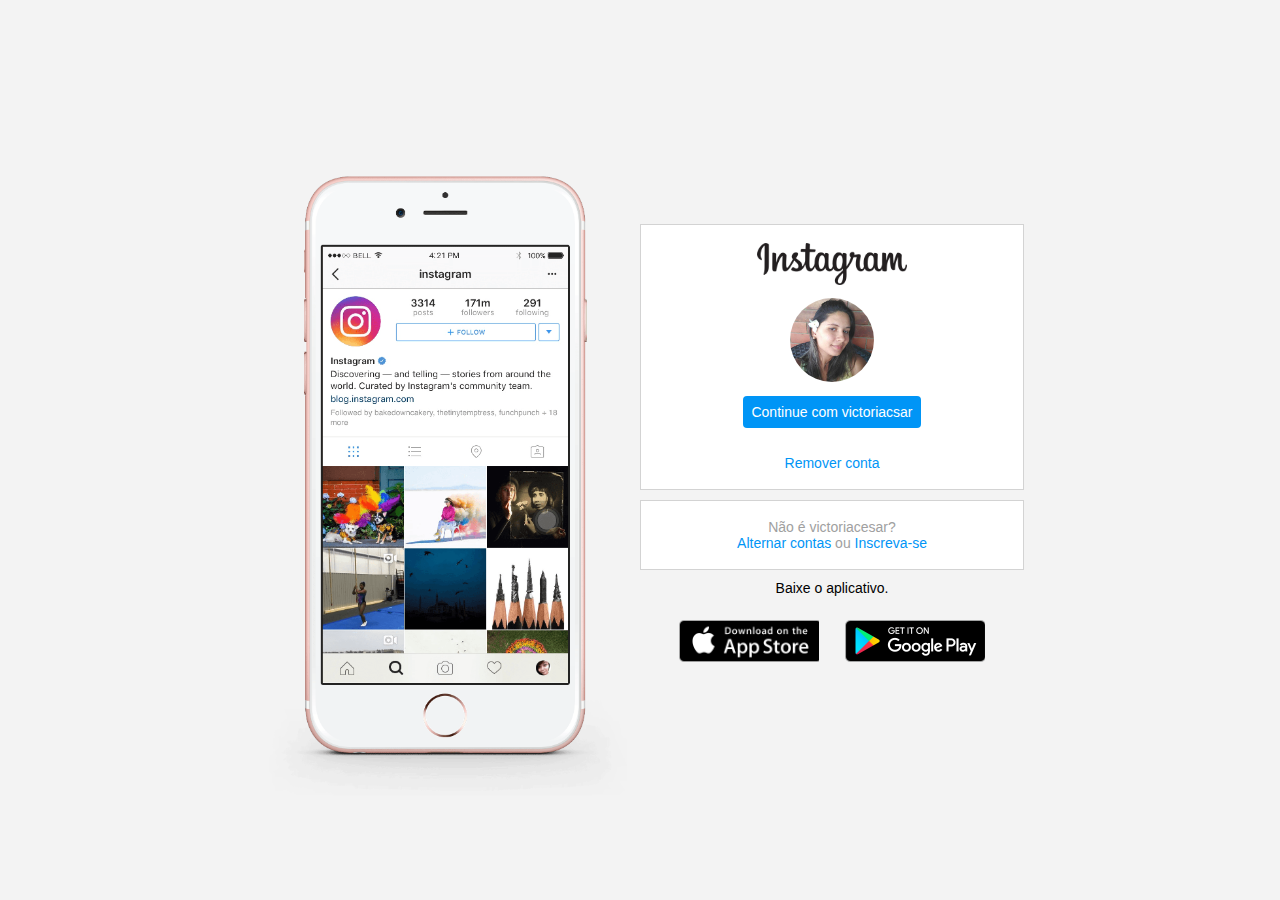
<file: index.html>
<!DOCTYPE html>
<html lang="pt-BR">
  <head>
    <meta charset="UTF-8" />
    <meta http-equiv="X-UA-Compatible" content="IE=edge" />
    <meta name="viewport" content="width=device-width, initial-scale=1.0" />
		<link rel="stylesheet" href="./css/styles.css">
    <title>Instagram</title>
  </head>
  <body>
    <div class="instagram-wrapper">
      <div class="instagram-phone">
				<img src="./img/instagram-celular.png" alt="">
			</div>
      <div class="instagram-continue">
        <div class="group">
          <img src="./img/instagram-logo.png" alt="" class="instagram-logo" />
          <div class="profile-photo">
						<img src="./img/perfil-instagram.jpg" alt="">
					</div>
          <a href="#" class="instagram-login"> Continue com victoriacsar </a>
          <a href="#" class="instagram-logout"> Remover conta </a>
        </div>
        <div class="group">
          <p class="not-account">Não é victoriacesar?</p>
          <p class="not-account">
            <span class="link-blue">Alternar contas</span>
            ou
            <span class="link-blue">Inscreva-se</span>
          </p>
        </div>
				<div class="get-the-app">
					<p class="get-app">Baixe o aplicativo.</p>
				</div>
				<div class="download">
					<a href="#" class="app-download"></a>
					<a href="#" class="app-download"></a>
				</div>
      </div>
    </div>
  </body>
</html>
</file>
<file: css/styles.css>
*{
    padding: 0;
    margin: 0;
    box-sizing: border-box;
    text-decoration: none;
    font-family: sans-serif;
    font-size: 14px;
}

body{
    width: 100%;
    min-height: 100vh;
    background-color: rgb(243, 243, 243);
    margin: 0;
    padding: 0;
    display: flex;
    justify-content: center;
}

.instagram-wrapper{
    display: flex;
    align-items: center;
    justify-content: start;
    width: 60%;
    height: 100vh;
}

.instagram-phone{
    display: flex;
    align-items: center;
    justify-content: center;
    width: 50%;
}

.instagram-phone img{
    height: 50rem;
}

.instagram-continue{
    display: flex;
    align-items: center;
    flex-direction: column;
    justify-content: space-around;
    width: 50%;
    min-height: 33rem;
}

.group{
    display: flex;
    justify-content: space-between;
    align-items: center;
    flex-direction: column;
    background-color: #ffffff;
    width: 100%;
    padding: 1.3rem;
    border: 1px solid lightgray;
}

.group:nth-child(1){
    min-height: 19rem;
}

.instagram-logo{
    height: 3rem;
}

.profile-photo{
    display: flex;
    justify-content: center;
    align-items: center;
    border-radius: 50%;
    overflow: hidden;
}

.profile-photo img{
    height: 6rem;
}

.instagram-login{
    background-color: #0095f6;
    color: white;
    padding: 8px;
    border-radius: 4px;
}

.instagram-logout{
    color: #0095f6;
    margin-top: 1rem;
}

.not-account{
    color: rgb(160, 160, 160);
}

.link-blue{
    color: #0095f6;
}

.get-the-app{
    display: flex;
    flex-direction: column;
    align-items: center;
    justify-content: center;
    width: 100%;
}

.download{
    display: flex;
    width: 100%;
    justify-content: space-evenly;
    align-items: center;
    padding: 1rem;
}

.app-download{
    height: 3rem;
    width: 10rem;
    background-size: cover;
}

.app-download:nth-child(1){
    background-image: url('/img/apple-button.png');
}

.app-download:nth-child(2){
    background-image: url('/img/googleplay-button.png');
}

/*media queries*/

@media (max-width: 1024px){
    .instagram-wrapper{
        width: 90%;
    }
}

@media(max-width: 650px){
		body{
			background-color: #ffffff;
		}

    .instagram-wrapper{
        width: 90%;
    }

    .instagram-phone{
        display: none;
    }

    .instagram-continue{
        width: 100%;
    }

		.group{
			border: none;
		}
}
</file>
